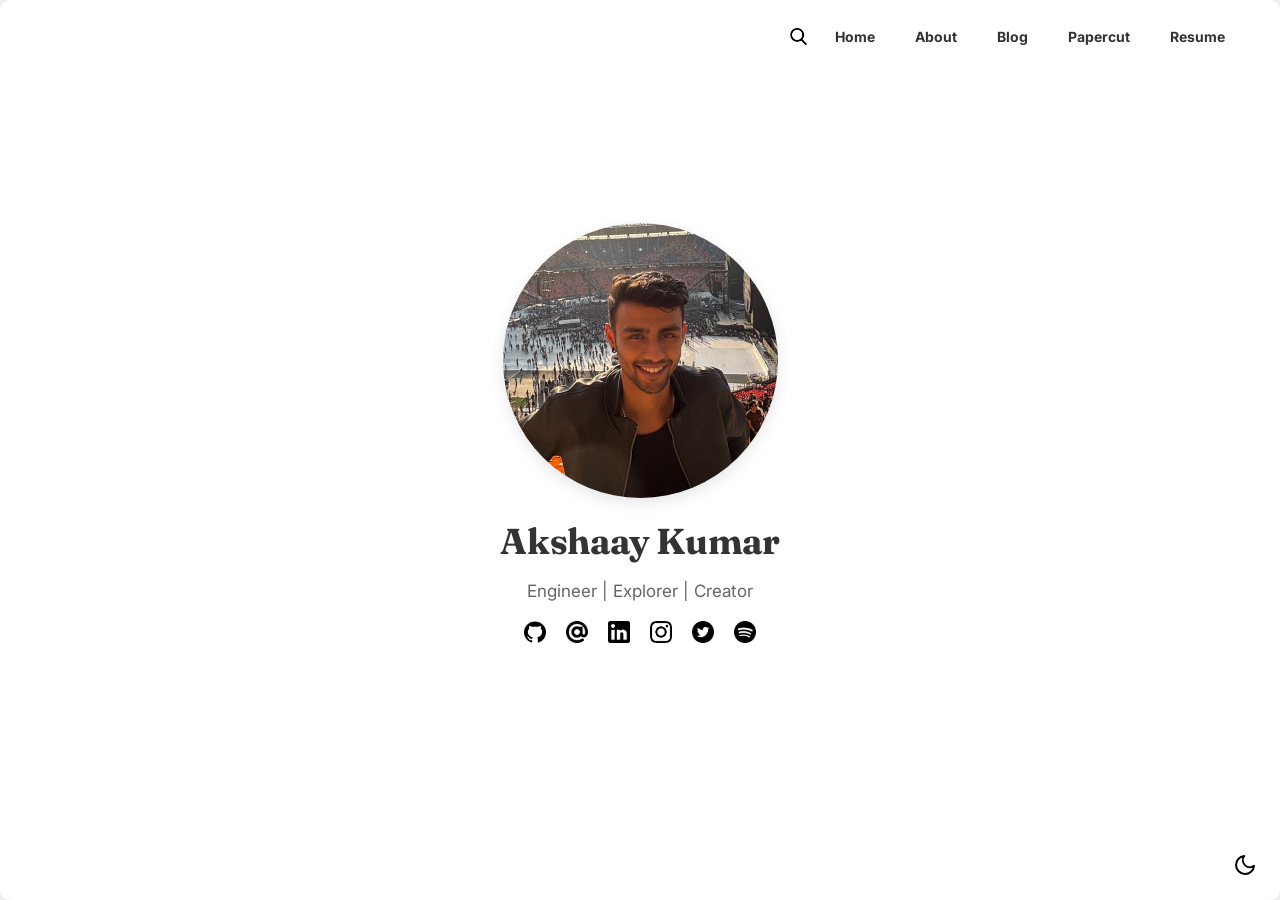
<file: index.html>
<!DOCTYPE html>
<html lang="en">
<head>
    <meta charset="UTF-8">
    <meta name="viewport" content="width=device-width, initial-scale=1.0">
    <title>Akshaay Kumar</title>
    <link rel="icon" href="assets/images/tree_1.png" type="image/png">
    <link rel="stylesheet" href="assets/css/main.css">
</head>
<body>
    <div class="container">
        <div class="top-right-container">
            <div class="search-box">
                <form onsubmit="return false;">
                    <input type="text" id="search-input" placeholder="Search the site..." autocomplete="off">
                    <button type="submit">Search</button>
                </form>
                <div id="search-results" class="search-results"></div>
            </div>
            <img src="assets/images/search.png" class="search-icon" alt="Search">
            <div class="links">
                <a href="index.html">Home</a>
                <a href="about.html">About</a>
                <a href="blog.html">Blog</a>
                <a href="papercut/index.html">Papercut</a>
                <a href="https://drive.google.com/file/d/1-4rlUtGDCQXglAFU8LsgA54Z9PodRsd3/view?usp=sharing" target="_blank">Resume</a>
            </div>
        </div>
        
        <img src="assets/images/profile_stadium.jpg" alt="Akshaay Kumar" class="profile-pic">
        <h1>Akshaay Kumar</h1>
        <p>Engineer | Explorer | Creator</p>
        
        <div class="social-icons">
            <a href="https://github.com/Akshaay1" target="_blank"><img src="assets/images/github.png" alt="GitHub"></a>
            <a href="mailto:akshay1234avi@gmail.com"><img src="assets/images/at.png" alt="Email"></a>
            <a href="https://www.linkedin.com/in/akshaay-kumar/" target="_blank"><img src="assets/images/linkedin-logo.png" alt="LinkedIn"></a>
            <a href="https://www.instagram.com/akshaay__1/" target="_blank"><img src="assets/images/ig.png" alt="Instagram"></a>
            <a href="https://x.com/Akshaay520938" target="_blank"><img src="assets/images/twitter_1.png" alt="Twitter"></a>
            <a href="https://open.spotify.com/playlist/3AGcyWmyR998opRzUDGKtK?si=bf96e6f54e6a4144" target="_blank"><img src="assets/images/spotify.png" alt="Spotify"></a>
        </div>
        
        <button class="mode-toggle" aria-label="Toggle dark/light mode">
            <svg class="moon" xmlns="http://www.w3.org/2000/svg" width="24" height="24" viewBox="0 0 24 24" fill="none" stroke="currentColor" stroke-width="2" stroke-linecap="round" stroke-linejoin="round">
                <path d="M21 12.79A9 9 0 1 1 11.21 3 7 7 0 0 0 21 12.79z"></path>
            </svg>
            <svg class="sun" xmlns="http://www.w3.org/2000/svg" width="24" height="24" viewBox="0 0 24 24" fill="none" stroke="currentColor" stroke-width="2" stroke-linecap="round" stroke-linejoin="round">
                <circle cx="12" cy="12" r="5"></circle>
                <line x1="12" y1="1" x2="12" y2="3"></line>
                <line x1="12" y1="21" x2="12" y2="23"></line>
                <line x1="4.22" y1="4.22" x2="5.64" y2="5.64"></line>
                <line x1="18.36" y1="18.36" x2="19.78" y2="19.78"></line>
                <line x1="1" y1="12" x2="3" y2="12"></line>
                <line x1="21" y1="12" x2="23" y2="12"></line>
                <line x1="4.22" y1="19.78" x2="5.64" y2="18.36"></line>
                <line x1="18.36" y1="5.64" x2="19.78" y2="4.22"></line>
            </svg>
        </button>
    </div>

    <script src="assets/js/main/main.js"></script>
</body>
</html>
</file>
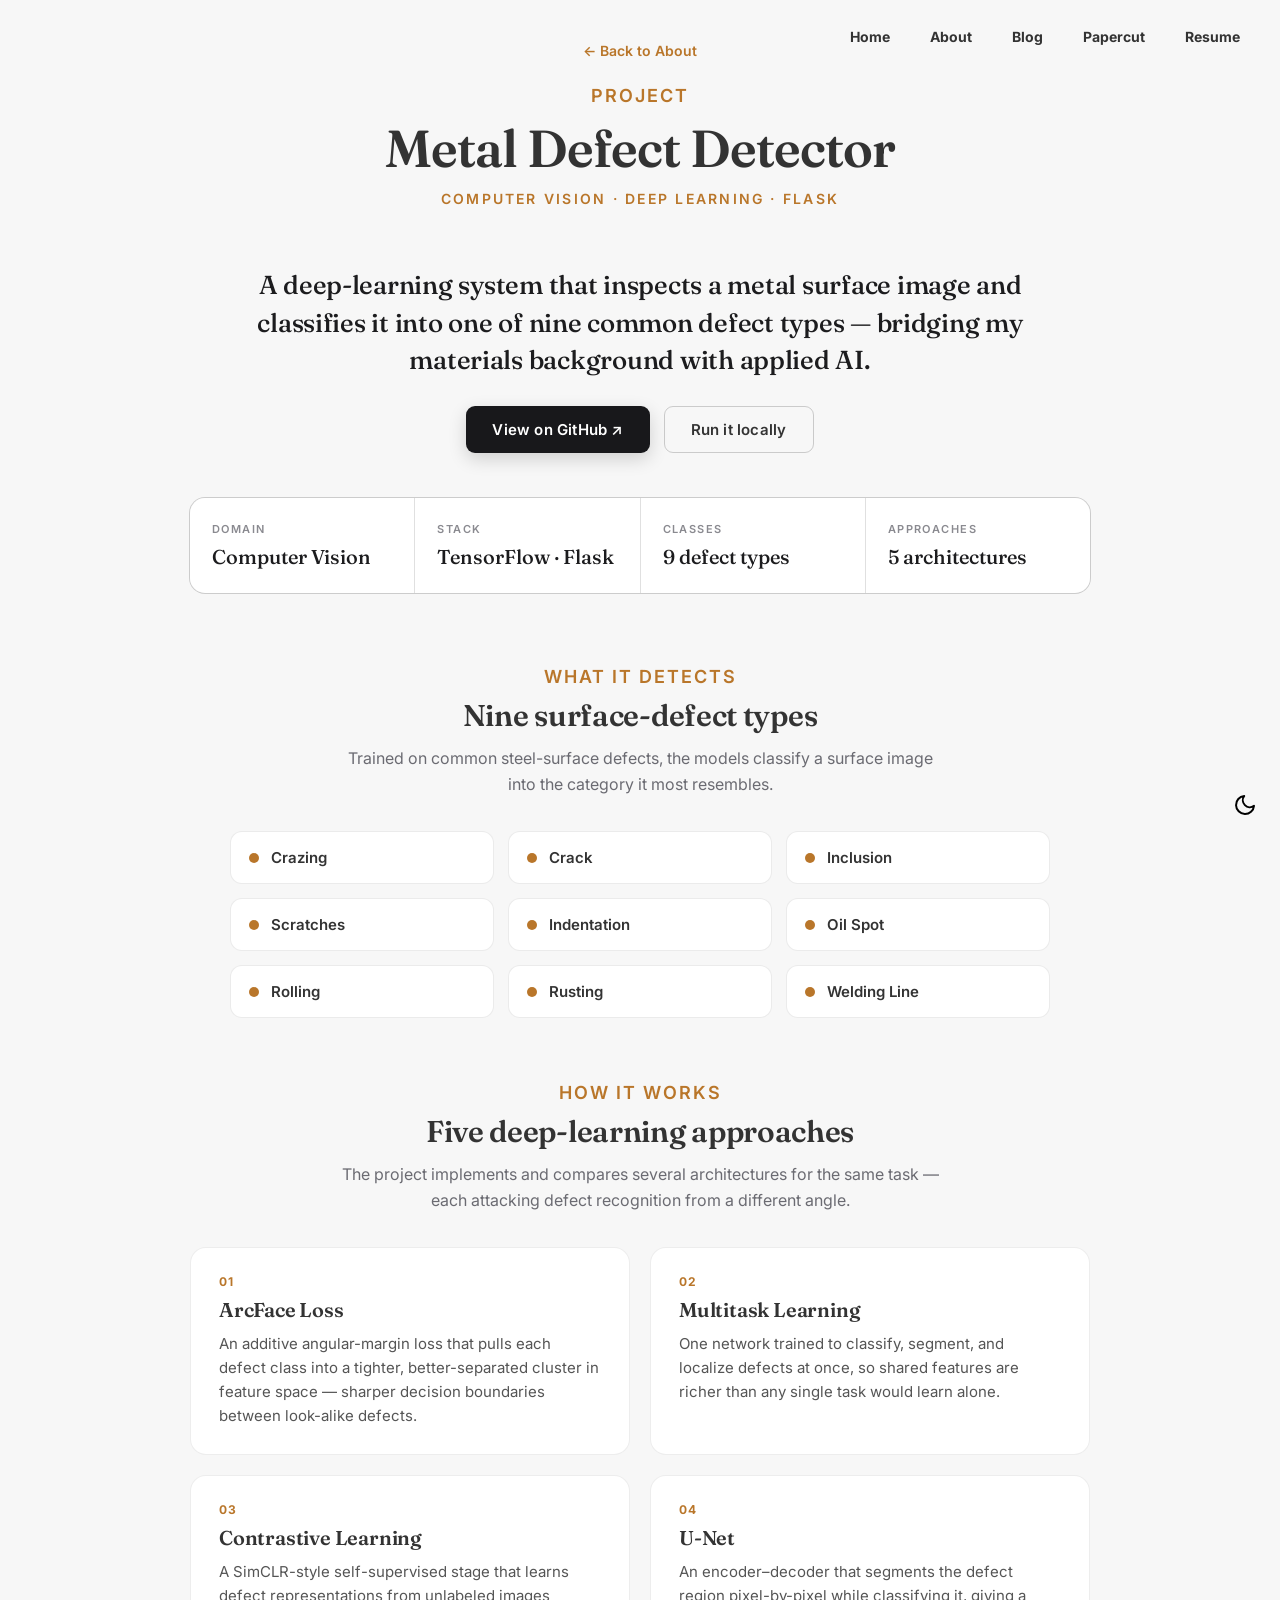
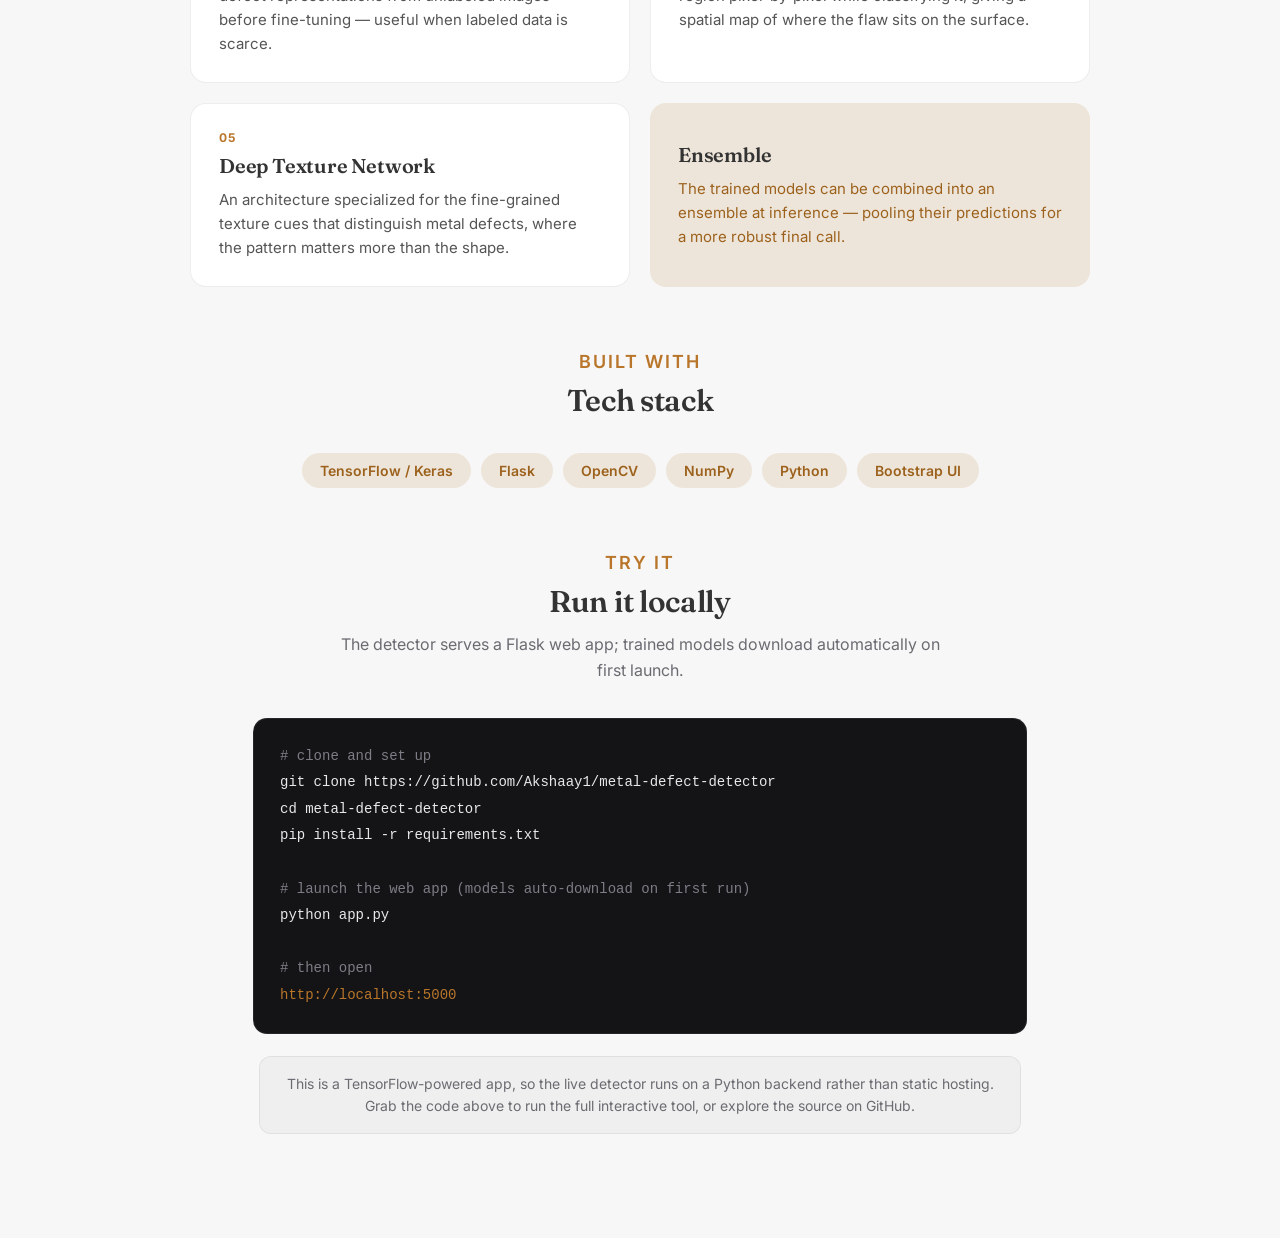
<file: metal-defect-detector/index.html>
<!DOCTYPE html>
<html lang="en">
<head>
    <meta charset="UTF-8">
    <meta name="viewport" content="width=device-width, initial-scale=1.0">
    <title>Metal Defect Detector — Akshaay Kumar</title>
    <link rel="icon" href="../assets/images/tree_1.png" type="image/png">
    <link rel="stylesheet" href="../assets/css/styles.css">
    <style>
        .mdd-lead{font-family:var(--serif);font-size:26px;font-weight:500;line-height:1.45;letter-spacing:-0.01em;color:#1c1c1e;max-width:820px;margin:0 auto 26px;text-align:center}
        .dark-mode .mdd-lead{color:#f2f2f4}
        .cta-row{display:flex;gap:14px;justify-content:center;flex-wrap:wrap;margin-bottom:12px}
        .btn-primary,.btn-ghost{font-family:var(--sans);font-weight:600;font-size:15px;letter-spacing:.2px;padding:13px 26px;border-radius:9px;text-decoration:none;transition:transform .2s,background .2s,border-color .2s;display:inline-flex;align-items:center;gap:9px}
        .btn-primary{background:#18181b;color:#fff;box-shadow:0 6px 18px rgba(0,0,0,0.16)}
        .btn-primary:hover{background:#2c2c31;transform:translateY(-2px)}
        .dark-mode .btn-primary{background:var(--accent);color:#18181b}
        .dark-mode .btn-primary:hover{background:var(--accent-strong)}
        .btn-ghost{background:transparent;color:inherit;border:1.5px solid rgba(0,0,0,0.18)}
        .btn-ghost:hover{border-color:var(--accent);color:var(--accent)}
        .dark-mode .btn-ghost{border-color:rgba(255,255,255,0.22)}

        .sec{margin:0 auto 64px;max-width:1000px}
        .sec > .section-title{text-align:center}
        .sec-head{text-align:center;margin-bottom:34px}
        .sec-head h2{font-size:30px;margin:6px 0 0}
        .sec-sub{font-family:var(--sans);font-size:16px;color:#6b6b72;max-width:60ch;margin:12px auto 0;line-height:1.6}
        .dark-mode .sec-sub{color:#a6a6ad}

        .defects{display:grid;grid-template-columns:repeat(3,1fr);gap:14px;max-width:820px;margin:0 auto}
        .defect{display:flex;align-items:center;gap:12px;background:#fff;border:1px solid rgba(0,0,0,0.08);border-radius:12px;padding:16px 18px;transition:transform .2s,box-shadow .2s}
        .defect:hover{transform:translateY(-3px);box-shadow:0 12px 26px rgba(0,0,0,0.10)}
        .dark-mode .defect{background:#1b1b1e;border-color:rgba(255,255,255,0.08)}
        .defect .dot{width:10px;height:10px;border-radius:50%;background:var(--accent);flex:none}
        .defect .nm{font-family:var(--sans);font-weight:600;font-size:15px}
        @media(max-width:720px){.defects{grid-template-columns:repeat(2,1fr)}}

        .methods{display:grid;grid-template-columns:repeat(2,1fr);gap:20px;max-width:900px;margin:0 auto}
        .method{background:#fff;border:1px solid rgba(0,0,0,0.07);border-radius:16px;padding:26px 28px;transition:transform .2s,box-shadow .2s}
        .method:hover{transform:translateY(-4px);box-shadow:0 14px 30px rgba(0,0,0,0.10)}
        .dark-mode .method{background:#1b1b1e;border-color:rgba(255,255,255,0.08)}
        .method .idx{font-family:var(--sans);font-size:12px;font-weight:700;letter-spacing:.1em;color:var(--accent)}
        .method h3{font-family:var(--serif);font-size:20px;font-weight:600;margin:8px 0 10px;letter-spacing:-0.01em}
        .method p{font-family:var(--sans);font-size:15px;line-height:1.6;color:#555;margin:0}
        .dark-mode .method p{color:#b0b0b8}
        @media(max-width:720px){.methods{grid-template-columns:1fr}}

        .stack{display:flex;flex-wrap:wrap;gap:10px;justify-content:center;max-width:720px;margin:0 auto}
        .tag{font-family:var(--sans);font-size:14px;font-weight:600;padding:9px 18px;border-radius:50px;background:var(--accent-soft);color:var(--accent-strong)}
        .dark-mode .tag{color:var(--accent)}

        .codeblock{max-width:720px;margin:0 auto;background:#141416;border:1px solid rgba(255,255,255,0.08);border-radius:14px;padding:24px 26px;overflow-x:auto}
        .codeblock pre{margin:0;font-family:"SF Mono",ui-monospace,Menlo,Consolas,monospace;font-size:14px;line-height:1.9;color:#e8e8ea;white-space:pre}
        .codeblock .c{color:#7d7d86}
        .codeblock .p{color:var(--accent)}

        .note{max-width:720px;margin:22px auto 0;font-family:var(--sans);font-size:14px;line-height:1.6;color:#6b6b72;text-align:center;padding:16px 20px;background:rgba(0,0,0,0.03);border-radius:12px;border:1px solid rgba(0,0,0,0.06)}
        .dark-mode .note{color:#a6a6ad;background:rgba(255,255,255,0.04);border-color:rgba(255,255,255,0.07)}
        .back-link{display:inline-block;font-family:var(--sans);font-size:14px;font-weight:600;color:var(--accent);text-decoration:none;margin-bottom:8px}
    </style>
</head>
<body>
    <!-- Navigation -->
    <div class="top-nav">
        <div class="nav-links">
            <a href="../index.html">Home</a>
            <a href="../about.html">About</a>
            <a href="../blog.html">Blog</a>
            <a href="../papercut/index.html">Papercut</a>
            <a href="https://drive.google.com/file/d/1-4rlUtGDCQXglAFU8LsgA54Z9PodRsd3/view?usp=sharing" target="_blank">Resume</a>
        </div>
    </div>

    <div class="container">
        <!-- Hero -->
        <div class="header">
            <a href="../about.html" class="back-link">&larr; Back to About</a>
            <p class="section-title">Project</p>
            <h1>Metal Defect Detector</h1>
            <p class="about-role">Computer Vision &middot; Deep Learning &middot; Flask</p>
        </div>

        <p class="mdd-lead">A deep-learning system that inspects a metal surface image and classifies it into one of nine common defect types — bridging my materials background with applied AI.</p>

        <div class="cta-row">
            <a href="https://github.com/Akshaay1/metal-defect-detector" target="_blank" class="btn-primary">View on GitHub &nearr;</a>
            <a href="#run" class="btn-ghost">Run it locally</a>
        </div>

        <!-- Meta facts -->
        <div class="facts" style="margin-top:44px">
            <div class="fact"><div class="k">Domain</div><div class="v">Computer Vision</div></div>
            <div class="fact"><div class="k">Stack</div><div class="v">TensorFlow &middot; Flask</div></div>
            <div class="fact"><div class="k">Classes</div><div class="v">9 defect types</div></div>
            <div class="fact"><div class="k">Approaches</div><div class="v">5 architectures</div></div>
        </div>

        <!-- Defect types -->
        <div class="sec">
            <div class="sec-head">
                <p class="section-title">What it detects</p>
                <h2>Nine surface-defect types</h2>
                <p class="sec-sub">Trained on common steel-surface defects, the models classify a surface image into the category it most resembles.</p>
            </div>
            <div class="defects">
                <div class="defect"><span class="dot"></span><span class="nm">Crazing</span></div>
                <div class="defect"><span class="dot"></span><span class="nm">Crack</span></div>
                <div class="defect"><span class="dot"></span><span class="nm">Inclusion</span></div>
                <div class="defect"><span class="dot"></span><span class="nm">Scratches</span></div>
                <div class="defect"><span class="dot"></span><span class="nm">Indentation</span></div>
                <div class="defect"><span class="dot"></span><span class="nm">Oil Spot</span></div>
                <div class="defect"><span class="dot"></span><span class="nm">Rolling</span></div>
                <div class="defect"><span class="dot"></span><span class="nm">Rusting</span></div>
                <div class="defect"><span class="dot"></span><span class="nm">Welding Line</span></div>
            </div>
        </div>

        <!-- Methods -->
        <div class="sec">
            <div class="sec-head">
                <p class="section-title">How it works</p>
                <h2>Five deep-learning approaches</h2>
                <p class="sec-sub">The project implements and compares several architectures for the same task — each attacking defect recognition from a different angle.</p>
            </div>
            <div class="methods">
                <div class="method">
                    <div class="idx">01</div>
                    <h3>ArcFace Loss</h3>
                    <p>An additive angular-margin loss that pulls each defect class into a tighter, better-separated cluster in feature space — sharper decision boundaries between look-alike defects.</p>
                </div>
                <div class="method">
                    <div class="idx">02</div>
                    <h3>Multitask Learning</h3>
                    <p>One network trained to classify, segment, and localize defects at once, so shared features are richer than any single task would learn alone.</p>
                </div>
                <div class="method">
                    <div class="idx">03</div>
                    <h3>Contrastive Learning</h3>
                    <p>A SimCLR-style self-supervised stage that learns defect representations from unlabeled images before fine-tuning — useful when labeled data is scarce.</p>
                </div>
                <div class="method">
                    <div class="idx">04</div>
                    <h3>U-Net</h3>
                    <p>An encoder–decoder that segments the defect region pixel-by-pixel while classifying it, giving a spatial map of where the flaw sits on the surface.</p>
                </div>
                <div class="method">
                    <div class="idx">05</div>
                    <h3>Deep Texture Network</h3>
                    <p>An architecture specialized for the fine-grained texture cues that distinguish metal defects, where the pattern matters more than the shape.</p>
                </div>
                <div class="method" style="display:flex;flex-direction:column;justify-content:center;background:var(--accent-soft);border:none">
                    <h3 style="margin-top:0">Ensemble</h3>
                    <p style="color:var(--accent-strong)">The trained models can be combined into an ensemble at inference — pooling their predictions for a more robust final call.</p>
                </div>
            </div>
        </div>

        <!-- Stack -->
        <div class="sec">
            <div class="sec-head">
                <p class="section-title">Built with</p>
                <h2>Tech stack</h2>
            </div>
            <div class="stack">
                <span class="tag">TensorFlow / Keras</span>
                <span class="tag">Flask</span>
                <span class="tag">OpenCV</span>
                <span class="tag">NumPy</span>
                <span class="tag">Python</span>
                <span class="tag">Bootstrap UI</span>
            </div>
        </div>

        <!-- Run locally -->
        <div class="sec" id="run">
            <div class="sec-head">
                <p class="section-title">Try it</p>
                <h2>Run it locally</h2>
                <p class="sec-sub">The detector serves a Flask web app; trained models download automatically on first launch.</p>
            </div>
            <div class="codeblock"><pre><span class="c"># clone and set up</span>
git clone https://github.com/Akshaay1/metal-defect-detector
cd metal-defect-detector
pip install -r requirements.txt

<span class="c"># launch the web app (models auto-download on first run)</span>
python app.py

<span class="c"># then open</span>
<span class="p">http://localhost:5000</span></pre></div>
            <p class="note">This is a TensorFlow-powered app, so the live detector runs on a Python backend rather than static hosting. Grab the code above to run the full interactive tool, or explore the source on GitHub.</p>
        </div>
    </div>

    <!-- Dark Mode Toggle -->
    <button class="mode-toggle" aria-label="Toggle dark/light mode">
        <svg class="moon" xmlns="http://www.w3.org/2000/svg" width="24" height="24" viewBox="0 0 24 24" fill="none" stroke="currentColor" stroke-width="2" stroke-linecap="round" stroke-linejoin="round"><path d="M21 12.79A9 9 0 1 1 11.21 3 7 7 0 0 0 21 12.79z"></path></svg>
        <svg class="sun" xmlns="http://www.w3.org/2000/svg" width="24" height="24" viewBox="0 0 24 24" fill="none" stroke="currentColor" stroke-width="2" stroke-linecap="round" stroke-linejoin="round"><circle cx="12" cy="12" r="5"></circle><line x1="12" y1="1" x2="12" y2="3"></line><line x1="12" y1="21" x2="12" y2="23"></line><line x1="4.22" y1="4.22" x2="5.64" y2="5.64"></line><line x1="18.36" y1="18.36" x2="19.78" y2="19.78"></line><line x1="1" y1="12" x2="3" y2="12"></line><line x1="21" y1="12" x2="23" y2="12"></line><line x1="4.22" y1="19.78" x2="5.64" y2="18.36"></line><line x1="18.36" y1="5.64" x2="19.78" y2="4.22"></line></svg>
    </button>

    <script>
    (function(){
        var body=document.body, btn=document.querySelector('.mode-toggle');
        if(localStorage.getItem('darkMode')==='true') body.classList.add('dark-mode');
        if(btn) btn.addEventListener('click',function(){
            body.classList.toggle('dark-mode');
            localStorage.setItem('darkMode', body.classList.contains('dark-mode'));
        });
    })();
    </script>
</body>
</html>
</file>
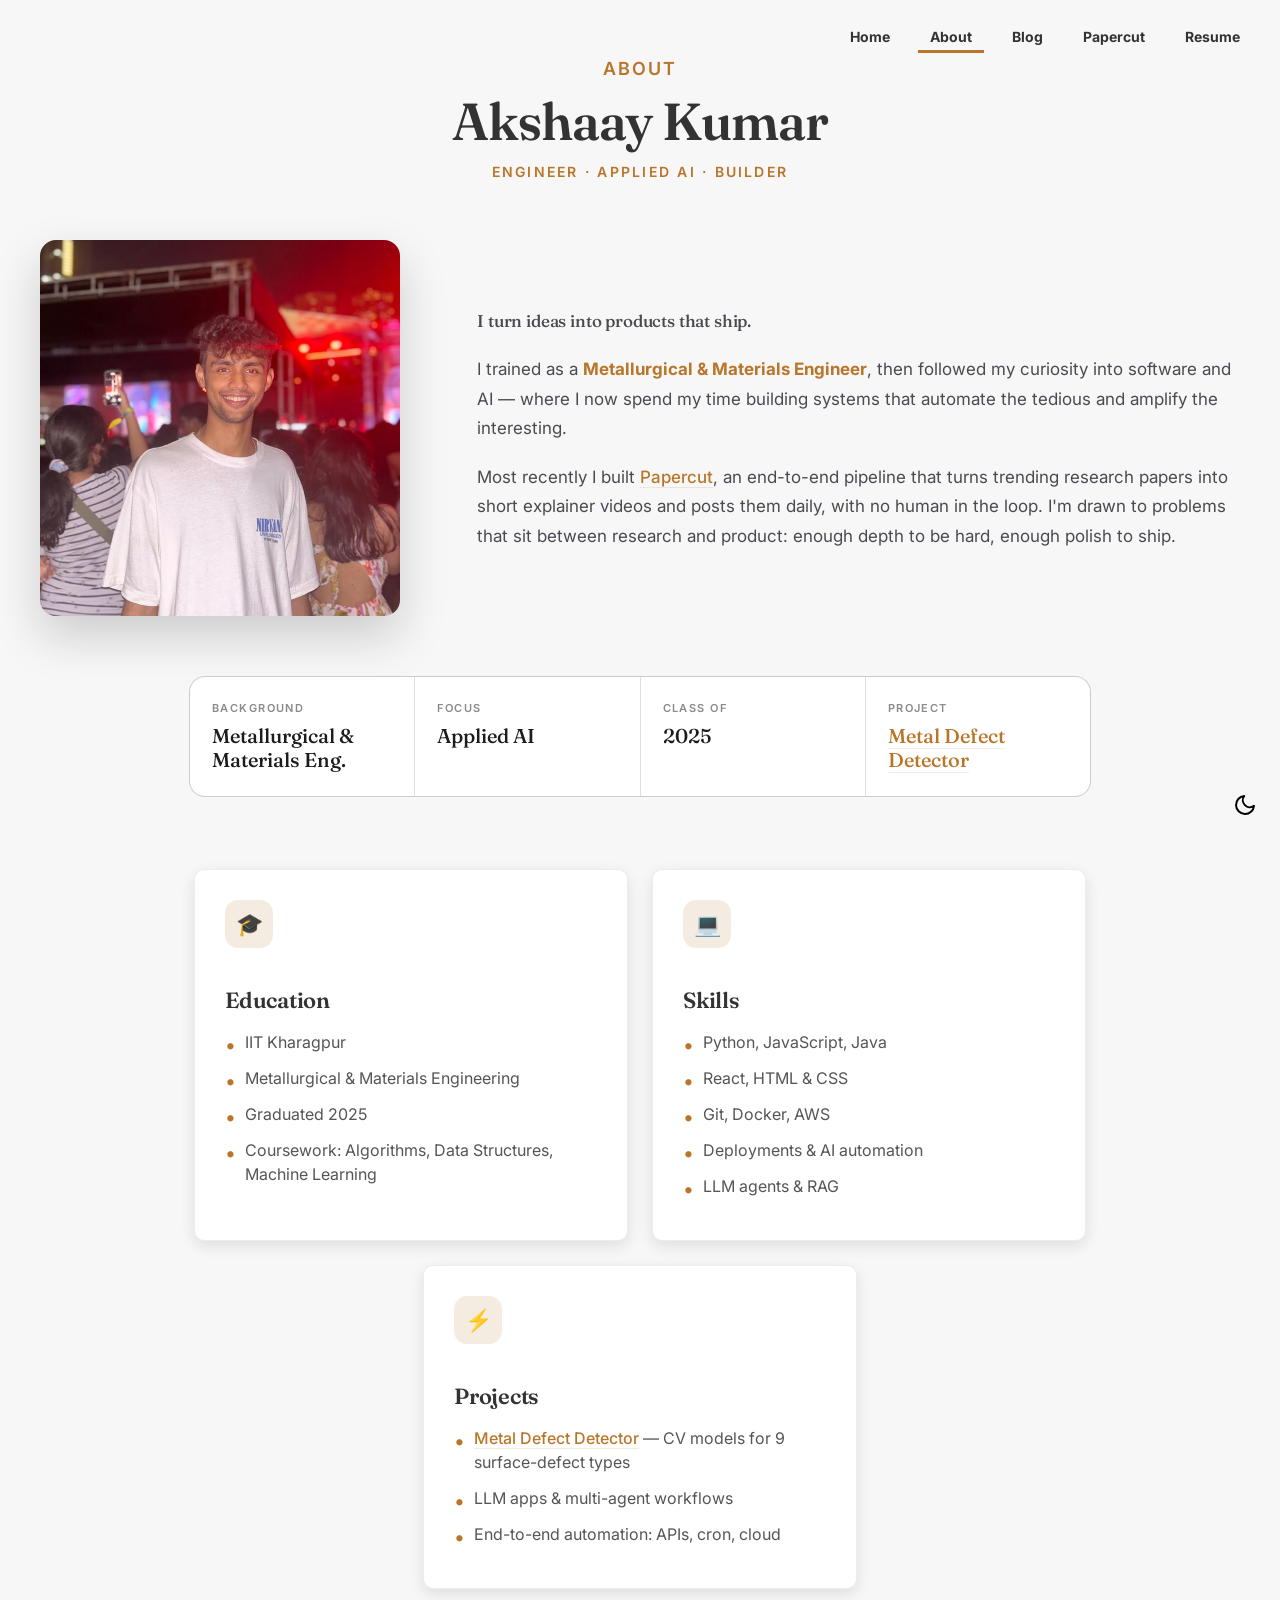
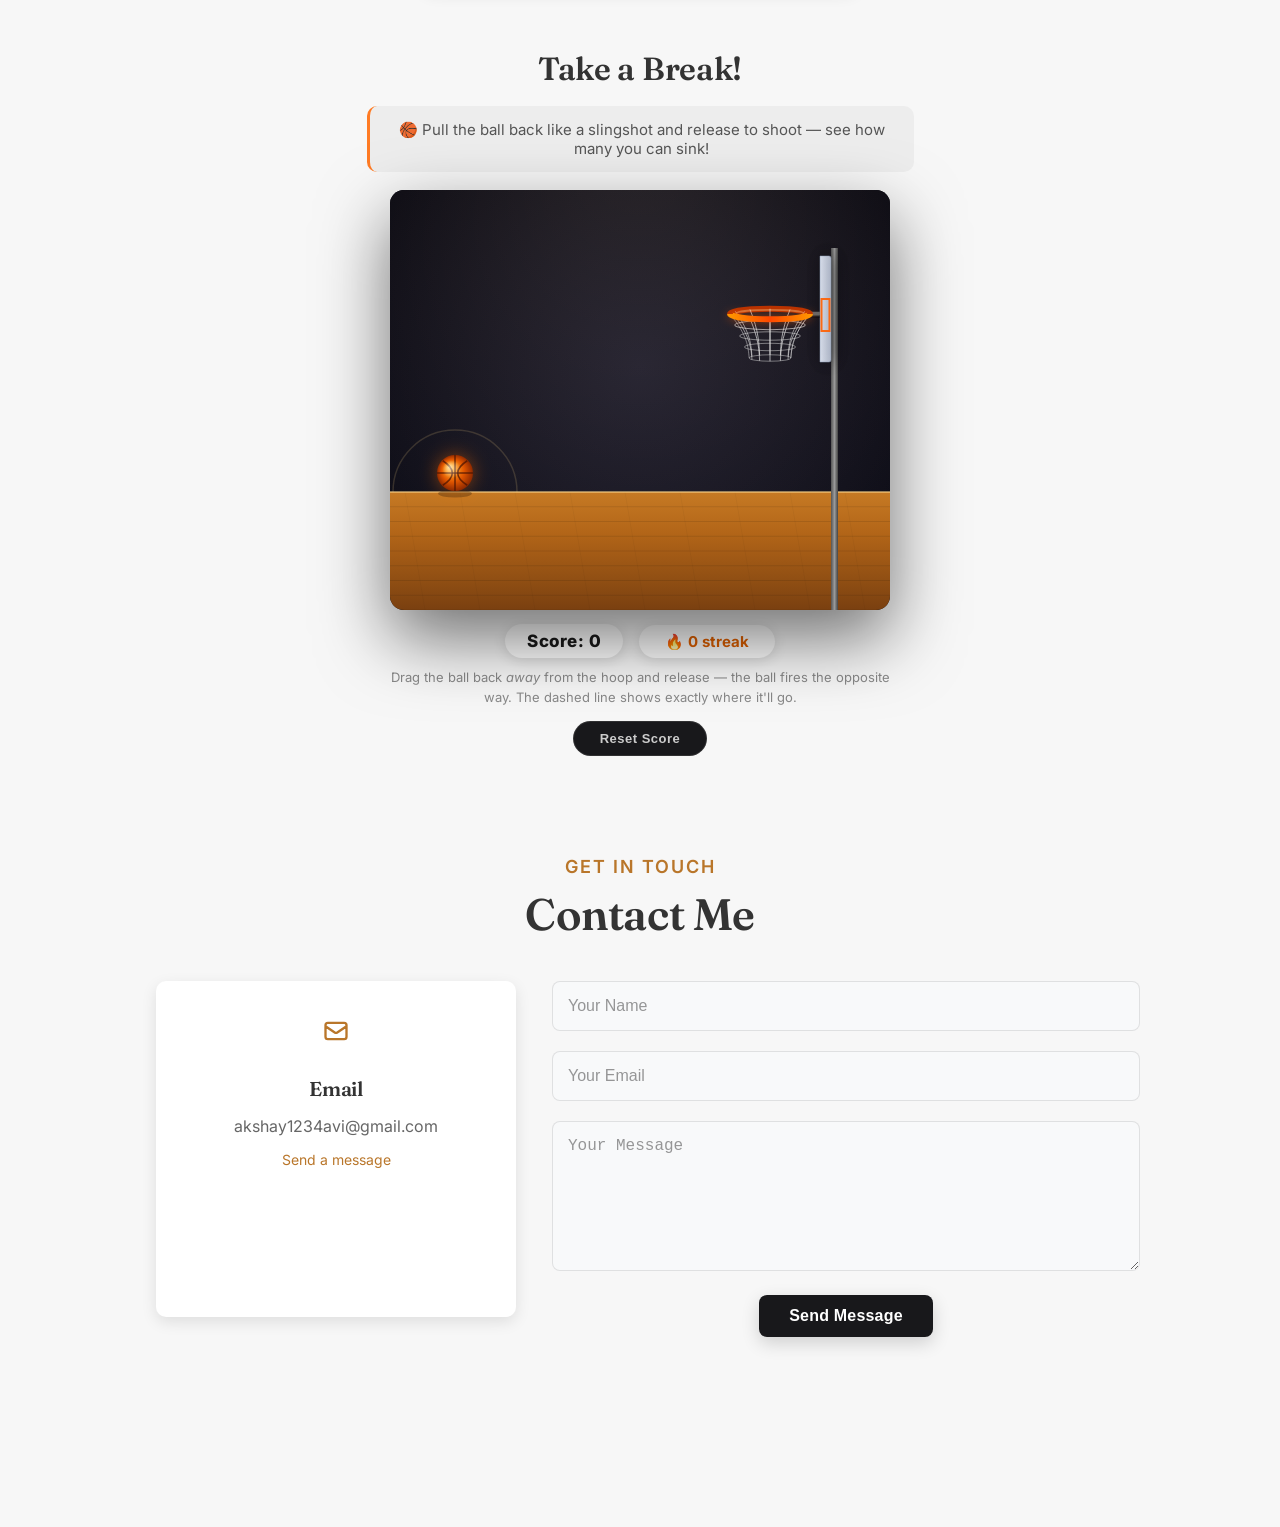
<file: about.html>
<!DOCTYPE html>
<html lang="en">
<head>
    <meta charset="UTF-8">
    <meta name="viewport" content="width=device-width, initial-scale=1.0">
    <title>About - Akshaay Kumar</title>
    <link rel="icon" href="assets/images/tree_1.png" type="image/png">
    <link rel="stylesheet" href="assets/css/styles.css">
</head>
<body>
    <!-- Navigation -->
    <div class="top-nav">
        <div class="nav-links">
            <a href="index.html">Home</a>
            <a href="about.html" class="current">About</a>
            <a href="blog.html">Blog</a>
            <a href="papercut/index.html">Papercut</a>
                <a href="https://drive.google.com/file/d/1-4rlUtGDCQXglAFU8LsgA54Z9PodRsd3/view?usp=sharing" target="_blank">Resume</a>
        </div>
    </div>

    <!-- Main Content -->
    <div class="container">
        <div class="header">
            <p class="section-title">About</p>
            <h1>Akshaay Kumar</h1>
            <p class="about-role">Engineer &middot; Applied AI &middot; Builder</p>
        </div>

        <!-- About Section -->
        <div class="about-container">
            <div class="about-image">
                <img src="assets/images/new_image.jpeg" alt="Akshaay Kumar">
            </div>
            <div class="about-content">
                <p class="about-lead">I turn ideas into products that ship.</p>
                <p>I trained as a <span class="highlight">Metallurgical &amp; Materials Engineer</span>, then followed my curiosity into software and AI — where I now spend my time building systems that automate the tedious and amplify the interesting.</p>
                <p>Most recently I built <a href="papercut/index.html" class="inline-link">Papercut</a>, an end-to-end pipeline that turns trending research papers into short explainer videos and posts them daily, with no human in the loop. I'm drawn to problems that sit between research and product: enough depth to be hard, enough polish to ship.</p>
            </div>
        </div>

        <!-- Quick Facts -->
        <div class="facts">
            <div class="fact"><div class="k">Background</div><div class="v">Metallurgical &amp; Materials Eng.</div></div>
            <div class="fact"><div class="k">Focus</div><div class="v">Applied AI</div></div>
            <div class="fact"><div class="k">Class of</div><div class="v">2025</div></div>
            <div class="fact"><div class="k">Project</div><div class="v"><a href="metal-defect-detector/index.html" class="inline-link">Metal Defect Detector</a></div></div>
        </div>

        <!-- Cards Section -->
        <div class="cards-section">
            <!-- Education Card -->
            <div class="card">
                <div class="card-icon">🎓</div>
                <h2>Education</h2>
                <ul class="card-list">
                    <li>IIT Kharagpur</li>
                    <li>Metallurgical &amp; Materials Engineering</li>
                    <li>Graduated 2025</li>
                    <li>Coursework: Algorithms, Data Structures, Machine Learning</li>
                </ul>
            </div>

            <!-- Skills Card -->
            <div class="card">
                <div class="card-icon">💻</div>
                <h2>Skills</h2>
                <ul class="card-list">
                    <li>Python, JavaScript, Java</li>
                    <li>React, HTML &amp; CSS</li>
                    <li>Git, Docker, AWS</li>
                    <li>Deployments &amp; AI automation</li>
                    <li>LLM agents &amp; RAG</li>
                </ul>
            </div>

            <!-- Projects Card -->
            <div class="card">
                <div class="card-icon">⚡</div>
                <h2>Projects</h2>
                <ul class="card-list">
                    <li><a href="metal-defect-detector/index.html" class="inline-link">Metal Defect Detector</a> — CV models for 9 surface-defect types</li>
                    <li>LLM apps &amp; multi-agent workflows</li>
                    <li>End-to-end automation: APIs, cron, cloud</li>
                </ul>
            </div>
        </div>

        <!-- Basketball Game Section -->
        <div class="game-section">
            <h2>Take a Break!</h2>
            <div class="fun-message">
                <p>🏀 Pull the ball back like a slingshot and release to shoot — see how many you can sink!</p>
            </div>
            <div class="game-container">
                <canvas id="gameCanvas"></canvas>
            </div>
            <div class="game-hud">
                <div id="score">Score: 0</div>
                <div id="streak-display">🔥 0 streak</div>
            </div>
            <div class="game-instructions">Drag the ball back <em>away</em> from the hoop and release — the ball fires the opposite way. The dashed line shows exactly where it'll go.</div>
            <div class="game-controls">
                <button class="game-button reset-button">Reset Score</button>
            </div>
        </div>

        <!-- Contact Section -->
        <div class="contact-section">
            <p class="section-title">GET IN TOUCH</p>
            <h1>Contact Me</h1>
            <div class="contact-container">
                <div class="contact-info">
                    <div class="contact-card">
                        <div class="contact-icon">
                            <svg xmlns="http://www.w3.org/2000/svg" fill="none" viewBox="0 0 24 24" stroke="currentColor">
                                <path stroke-linecap="round" stroke-linejoin="round" stroke-width="2" d="M3 8l7.89 5.26a2 2 0 002.22 0L21 8M5 19h14a2 2 0 002-2V7a2 2 0 00-2-2H5a2 2 0 00-2 2v10a2 2 0 002 2z" />
                            </svg>
                        </div>
                        <h3>Email</h3>
                        <p>akshay1234avi@gmail.com</p>
                        <a href="mailto:akshay1234avi@gmail.com" class="contact-link">Send a message</a>
                    </div>
                </div>
                <div class="contact-form">
                    <form action="https://formspree.io/f/xblygbod" method="POST" id="contact-form">
                        <div class="form-group">
                            <input type="text" name="name" class="form-control" placeholder="Your Name" required>
                        </div>
                        <div class="form-group">
                            <input type="email" name="email" class="form-control" placeholder="Your Email" required>
                        </div>
                        <div class="form-group">
                            <textarea name="message" class="form-control" placeholder="Your Message" required></textarea>
                        </div>
                        <button type="submit" class="submit-btn">Send Message</button>
                    </form>
                    <div id="form-status" style="display: none; margin-top: 10px; padding: 10px; border-radius: 5px;"></div>
                </div>
            </div>
        </div>
    </div>

    <!-- Dark Mode Toggle -->
    <button class="mode-toggle" aria-label="Toggle dark/light mode">
        <svg class="moon" xmlns="http://www.w3.org/2000/svg" width="24" height="24" viewBox="0 0 24 24" fill="none" stroke="currentColor" stroke-width="2" stroke-linecap="round" stroke-linejoin="round">
            <path d="M21 12.79A9 9 0 1 1 11.21 3 7 7 0 0 0 21 12.79z"></path>
        </svg>
        <svg class="sun" xmlns="http://www.w3.org/2000/svg" width="24" height="24" viewBox="0 0 24 24" fill="none" stroke="currentColor" stroke-width="2" stroke-linecap="round" stroke-linejoin="round">
            <circle cx="12" cy="12" r="5"></circle>
            <line x1="12" y1="1" x2="12" y2="3"></line>
            <line x1="12" y1="21" x2="12" y2="23"></line>
            <line x1="4.22" y1="4.22" x2="5.64" y2="5.64"></line>
            <line x1="18.36" y1="18.36" x2="19.78" y2="19.78"></line>
            <line x1="1" y1="12" x2="3" y2="12"></line>
            <line x1="21" y1="12" x2="23" y2="12"></line>
            <line x1="4.22" y1="19.78" x2="5.64" y2="18.36"></line>
            <line x1="18.36" y1="5.64" x2="19.78" y2="4.22"></line>
        </svg>
    </button>

    <script src="assets/js/script.js"></script>
</body>
</html>
</file>
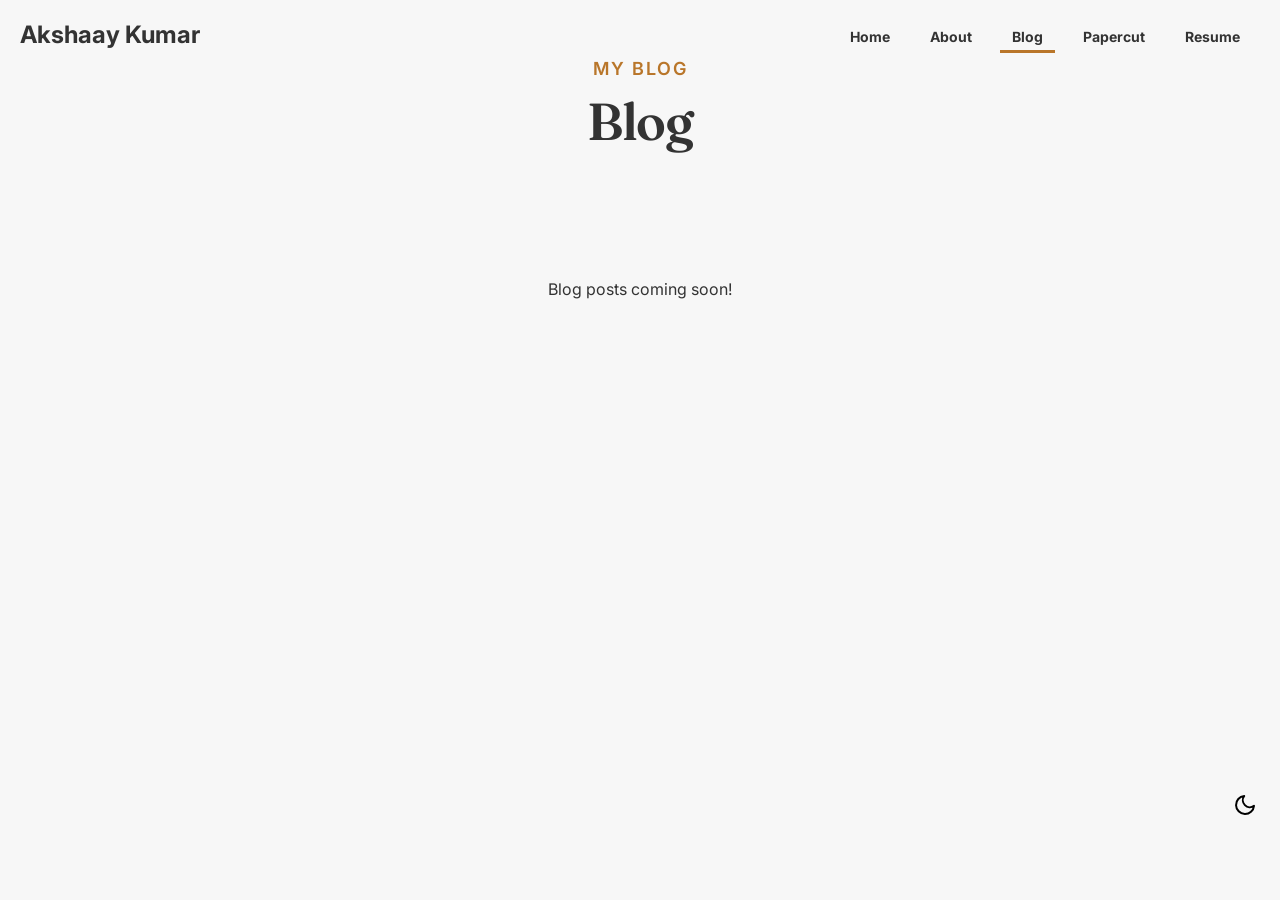
<file: blog.html>
<!DOCTYPE html>
<html lang="en">
<head>
    <meta charset="UTF-8">
    <meta name="viewport" content="width=device-width, initial-scale=1.0">
    <title>Blog - Akshaay Kumar</title>
    <link rel="icon" href="assets/images/tree_1.png" type="image/png">
    <link rel="stylesheet" href="assets/css/styles.css">
</head>
<body>
    <!-- Navigation -->
    <a href="index.html" class="logo">Akshaay Kumar</a>
    <div class="top-nav">
        <div class="nav-links">
            <a href="index.html">Home</a>
            <a href="about.html">About</a>
            <a href="blog.html" class="current">Blog</a>
            <a href="papercut/index.html">Papercut</a>
                <a href="https://drive.google.com/file/d/1-4rlUtGDCQXglAFU8LsgA54Z9PodRsd3/view?usp=sharing" target="_blank">Resume</a>
        </div>
    </div>

    <!-- Main Content -->
    <div class="container">
        <div class="header">
            <p class="section-title">MY BLOG</p>
            <h1>Blog</h1>
        </div>

        <div style="text-align: center; padding: 50px 0;">
            <p>Blog posts coming soon!</p>
        </div>
    </div>

    <!-- Dark Mode Toggle -->
    <button class="mode-toggle" aria-label="Toggle dark/light mode">
        <svg class="moon" xmlns="http://www.w3.org/2000/svg" width="24" height="24" viewBox="0 0 24 24" fill="none" stroke="currentColor" stroke-width="2" stroke-linecap="round" stroke-linejoin="round">
            <path d="M21 12.79A9 9 0 1 1 11.21 3 7 7 0 0 0 21 12.79z"></path>
        </svg>
        <svg class="sun" xmlns="http://www.w3.org/2000/svg" width="24" height="24" viewBox="0 0 24 24" fill="none" stroke="currentColor" stroke-width="2" stroke-linecap="round" stroke-linejoin="round">
            <circle cx="12" cy="12" r="5"></circle>
            <line x1="12" y1="1" x2="12" y2="3"></line>
            <line x1="12" y1="21" x2="12" y2="23"></line>
            <line x1="4.22" y1="4.22" x2="5.64" y2="5.64"></line>
            <line x1="18.36" y1="18.36" x2="19.78" y2="19.78"></line>
            <line x1="1" y1="12" x2="3" y2="12"></line>
            <line x1="21" y1="12" x2="23" y2="12"></line>
            <line x1="4.22" y1="19.78" x2="5.64" y2="18.36"></line>
            <line x1="18.36" y1="5.64" x2="19.78" y2="4.22"></line>
        </svg>
    </button>

    <script src="assets/js/script.js"></script>
</body>
</html>
</file>
<file: assets/css/main.css>
@import url('https://fonts.googleapis.com/css2?family=Fraunces:opsz,wght@9..144,400;9..144,500;9..144,600&family=Inter:wght@400;500;600;700&display=swap');
:root{
  --sans:"Inter",-apple-system,BlinkMacSystemFont,"Segoe UI",Roboto,Arial,sans-serif;
  --serif:"Fraunces",Georgia,"Times New Roman",serif;
  --accent:#b9762a;
  --accent-strong:#9c621d;
  --accent-soft:rgba(185,118,42,0.14);
}
.dark-mode{--accent:#e0a94e;--accent-strong:#eab866;--accent-soft:rgba(224,169,78,0.16);}
h1,h2,h3,.card h2,.game-section h2{font-family:var(--serif);font-weight:600;letter-spacing:-0.01em;}
body{-webkit-font-smoothing:antialiased;text-rendering:optimizeLegibility;}

body {
    font-family: var(--sans);
    background-color: #f7f7f7;
    color: #333;
    margin: 0;
    padding: 0;
    display: flex;
    align-items: center;
    justify-content: center;
    height: 100vh;
    width: 100vw;
    overflow: hidden;
    transition: background-color 0.3s, color 0.3s;
}

.container {
    text-align: center;
    background-color: white;
    padding: 40px;
    border-radius: 10px;
    box-shadow: 0 0 15px rgba(0, 0, 0, 0.1);
    width: 100%;
    height: 100%;
    display: flex;
    flex-direction: column;
    align-items: center;
    justify-content: center;
    box-sizing: border-box;
    position: relative;
    transition: background-color 0.3s, color 0.3s;
}

.profile-pic {
    width: 275px;
    height: 275px;
    border-radius: 50%;
    object-fit: cover;
    margin-bottom: 20px;
    transition: transform 0.3s, box-shadow 0.3s;
    box-shadow: 0 5px 15px rgba(0, 0, 0, 0.1);
    cursor: pointer;
}

.profile-pic:hover {
    transform: translateY(-10px);
    box-shadow: 0 10px 25px rgba(0,0,0,0.14);
}

h1 {
    font-size: 36px;
    color: #333;
    margin: 1px 0;
    font-weight: bold;
}

p {
    font-size: 17px;
    color: #666;
    margin-bottom: 20px;
}

.social-icons {
    margin-bottom: 30px;
}

.social-icons img {
    width: 22px;
    height: 22px;
    margin: 0 8px;
    cursor: pointer;
    transition: filter 0.3s;
}

.social-icons img:active {
    filter: hue-rotate(180deg) saturate(300%) brightness(0.7);
}

.top-right-container {
    position: absolute;
    top: 20px;
    right: 20px;
    display: flex;
    align-items: center;
}

.search-box {
    position: relative;
    display: none;
    align-items: center;
    transition: width 0.3s ease;
}

/* Site-wide search results dropdown */
.search-results {
    position: absolute;
    top: 46px;
    left: 0;
    right: 0;
    background: #fff;
    border: 1px solid #e4e4e2;
    border-radius: 10px;
    box-shadow: 0 14px 34px rgba(0,0,0,0.14);
    overflow: hidden auto;
    max-height: 340px;
    z-index: 60;
    display: none;
    text-align: left;
}
.search-results.show { display: block; }
.sr-item {
    display: block;
    padding: 11px 15px;
    border-bottom: 1px solid #f1f1ef;
    text-decoration: none;
    cursor: pointer;
}
.sr-item:last-child { border-bottom: none; }
.sr-item:hover, .sr-item:focus { background: #faf6f0; }
.sr-label {
    font-family: var(--sans);
    font-weight: 700;
    font-size: 12px;
    letter-spacing: .06em;
    text-transform: uppercase;
    color: var(--accent);
}
.sr-snip {
    font-family: var(--sans);
    font-size: 13px;
    line-height: 1.45;
    color: #555;
    margin-top: 4px;
}
.sr-snip mark { background: rgba(185,118,42,0.22); color: inherit; padding: 0 1px; border-radius: 2px; }
.sr-empty {
    padding: 13px 15px;
    font-family: var(--sans);
    font-size: 13px;
    color: #8a8a90;
}
.dark-mode .search-results { background: #1c1c1e; border-color: #2e2e33; box-shadow: 0 14px 34px rgba(0,0,0,0.5); }
.dark-mode .sr-item { border-color: rgba(255,255,255,0.06); }
.dark-mode .sr-item:hover, .dark-mode .sr-item:focus { background: rgba(255,255,255,0.05); }
.dark-mode .sr-snip { color: #b0b0b8; }
.dark-mode .sr-snip mark { background: rgba(224,169,78,0.28); }

.search-box input[type="text"] {
    font-size: 14px;
    padding: 8px 12px;
    border: 1px solid #ccc;
    border-radius: 5px;
    width: 200px;
    box-shadow: 0 0 5px rgba(0, 0, 0, 0.2);
    transition: transform 0.3s ease;
}

.search-box button {
    padding: 8px 10px;
    font-size: 14px;
    cursor: pointer;
    border: 1px solid #ccc;
    border-radius: 5px;
    margin-left: 5px;
    background-color: #f7f7f7;
}

.search-icon {
    cursor: pointer;
    margin-right: 8px;
    width: 17px;
    height: 17px;
    transition: transform 0.3s ease, filter 0.3s ease;
}

.search-icon:hover {
    transform: scale(1.2);
    filter: brightness(0.8);
}

.links {
    display: flex;
    align-items: center;
    margin-right: 15px;
}

.links a {
    font-size: 14px;
    color: #333;
    text-decoration: none;
    margin: 0 8px;
    padding: 8px 12px;
    border-radius: 5px;
    position: relative;
    transition: color 0.3s;
    font-weight: bold;
}

.links a::after {
    content: '';
    position: absolute;
    width: 0;
    height: 3px;
    display: block;
    margin-top: 5px;
    right: 0;
    background: var(--accent);
    transition: width 0.3s ease;
}

.links a:hover::after {
    width: 100%;
    left: 0;
}

.mode-toggle {
    width: 30px;
    height: 30px;
    cursor: pointer;
    background-color: transparent;
    border: none;
    padding: 0;
    display: flex;
    align-items: center;
    justify-content: center;
    position: fixed;
    bottom: 20px;
    right: 20px;
    transition: transform 0.3s ease;
    z-index: 200;
}

.mode-toggle:hover {
    transform: scale(1.1);
}

.mode-toggle svg {
    width: 24px;
    height: 24px;
}

.dark-mode .mode-toggle .sun {
    display: block;
}

.dark-mode .mode-toggle .moon {
    display: none;
}

.mode-toggle .sun {
    display: none;
}

.mode-toggle .moon {
    display: block;
}

.dark-mode {
    background-color: #18181b;
    color: #f7f7f7;
}

.dark-mode .container {
    background-color: rgba(255,255,255,0.05);
    color: #f7f7f7;
}

.dark-mode h1 {
    color: white;
}

.dark-mode .links a {
    color: #f7f7f7;
}

.dark-mode .social-icons img {
    filter: invert(100%);
}

.highlight {
    background-color: yellow;
} 
/* ABOUT-HIDDEN: the About tab stays visible but clicking it does nothing.
   about.html itself is untouched. To bring it back, delete this block here,
   the same block in the other stylesheet (main.css / styles.css), and
   uncomment the About line in SEARCH_PAGES in assets/js/main/main.js. */
a[href$="about.html"]{pointer-events:none;cursor:default}
</file>
<file: assets/css/styles.css>
@import url('https://fonts.googleapis.com/css2?family=Fraunces:opsz,wght@9..144,400;9..144,500;9..144,600&family=Inter:wght@400;500;600;700&display=swap');
:root{
  --sans:"Inter",-apple-system,BlinkMacSystemFont,"Segoe UI",Roboto,Arial,sans-serif;
  --serif:"Fraunces",Georgia,"Times New Roman",serif;
  --accent:#b9762a;
  --accent-strong:#9c621d;
  --accent-soft:rgba(185,118,42,0.14);
}
.dark-mode{--accent:#e0a94e;--accent-strong:#eab866;--accent-soft:rgba(224,169,78,0.16);}
h1,h2,h3,.card h2,.game-section h2{font-family:var(--serif);font-weight:600;letter-spacing:-0.01em;}
body{-webkit-font-smoothing:antialiased;text-rendering:optimizeLegibility;}

body {
    font-family: var(--sans);
    background-color: #f7f7f7;
    color: #333;
    margin: 0;
    padding: 0;
    min-height: 100vh;
    overflow-x: hidden;
    position: relative;
    transition: background-color 0.3s, color 0.3s;
}

/* Space background decoration */
body::before {
    content: '';
    position: absolute;
    top: 0;
    left: 0;
    right: 0;
    bottom: 0;
    background: none;
    z-index: -1;
    pointer-events: none;
}

/* Navigation - Updated to match main page */
.top-nav {
    position: absolute;
    top: 20px;
    right: 20px;
    display: flex;
    align-items: center;
    z-index: 10;
}

.logo {
    font-size: 24px;
    font-weight: bold;
    color: #333;
    text-decoration: none;
    position: absolute;
    top: 20px;
    left: 20px;
    transition: color 0.3s;
}

.nav-links {
    display: flex;
    align-items: center;
}

.nav-links a {
    font-size: 14px;
    color: #333;
    text-decoration: none;
    margin: 0 8px;
    padding: 8px 12px;
    border-radius: 5px;
    position: relative;
    transition: color 0.3s;
    font-weight: bold;
}

.nav-links a::after {
    content: '';
    position: absolute;
    width: 0;
    height: 3px;
    display: block;
    margin-top: 5px;
    right: 0;
    background: var(--accent);
    transition: width 0.3s ease;
}

.nav-links a:hover::after {
    width: 100%;
    left: 0;
}

/* Style for current page indicator */
.nav-links a.current::after {
    width: 100%;
    left: 0;
}

/* Main Content */
.container {
    max-width: 1200px;
    margin: 0 auto;
    padding: 40px 20px;
}

.header {
    text-align: center;
    margin-bottom: 60px;
}

.section-title {
    color: var(--accent);
    margin-bottom: 10px;
    font-size: 18px;
    text-transform: uppercase;
    letter-spacing: 2px;
}

h1 {
    font-size: 38px;
    margin: 10px 0;
    color: #333;
    transition: color 0.3s;
}

/* About Me Section */
.about-container {
    display: flex;
    flex-wrap: wrap;
    gap: 40px;
    align-items: center;
    margin-bottom: 80px;
}

.about-image {
    flex: 1;
    min-width: 300px;
    position: relative;
}

.about-image img {
    width: 100%;
    max-width: 400px;
    border-radius: 10px;
    box-shadow: 0 5px 25px rgba(0,0,0,0.12);
}

.about-content {
    flex: 2;
    min-width: 300px;
}

.about-content p {
    font-size: 18px;
    line-height: 1.6;
    margin-bottom: 20px;
    color: #555;
    transition: color 0.3s;
}

.highlight {
    color: var(--accent);
    font-weight: bold;
}

/* Cards Layout */
.cards-section {
    display: flex;
    flex-wrap: wrap;
    justify-content: center;
    gap: 30px;
    margin-bottom: 60px;
}

.card {
    background-color: white;
    border-radius: 10px;
    padding: 30px;
    width: 45%;
    min-width: 300px;
    box-shadow: 0 5px 15px rgba(0, 0, 0, 0.1);
    position: relative;
    overflow: hidden;
    transition: transform 0.3s, box-shadow 0.3s, background-color 0.3s;
}

.card:hover {
    transform: translateY(-10px);
    box-shadow: 0 10px 25px rgba(0,0,0,0.14);
}

.card-icon {
    margin-bottom: 20px;
    font-size: 28px;
    color: var(--accent);
}

.card h2 {
    color: #333;
    margin-bottom: 20px;
    font-size: 28px;
    transition: color 0.3s;
}

.card-list {
    margin: 0;
    padding: 0;
    list-style-type: none;
}

.card-list li {
    margin-bottom: 12px;
    padding-left: 20px;
    position: relative;
    font-size: 16px;
    line-height: 1.5;
    color: #555;
    transition: color 0.3s;
}

.card-list li::before {
    content: '•';
    color: var(--accent);
    position: absolute;
    left: 0;
    font-size: 20px;
}

/* Action Button */
.action-btn {
    display: inline-block;
    padding: 12px 24px;
    background-color: var(--accent);
    color: white;
    border: none;
    border-radius: 50px;
    cursor: pointer;
    font-size: 16px;
    font-weight: bold;
    text-decoration: none;
    text-align: center;
    margin-top: 30px;
    transition: background-color 0.3s, transform 0.3s;
    box-shadow: 0 5px 15px rgba(0,0,0,0.14);
}

.action-btn:hover {
    background-color: var(--accent-strong);
    transform: translateY(-3px);
}

.center-btn {
    display: flex;
    justify-content: center;
    margin-top: 20px;
}

/* Footer Nav */
.bottom-nav {
    display: flex;
    justify-content: center;
    gap: 15px;
    padding: 20px;
    background-color: rgba(18,18,20,0.85);
    position: fixed;
    bottom: 0;
    left: 0;
    right: 0;
    z-index: 100;
}

.nav-item {
    width: 40px;
    height: 40px;
    display: flex;
    align-items: center;
    justify-content: center;
    border-radius: 50%;
    background-color: #27272b;
    cursor: pointer;
    transition: background-color 0.3s;
}

.nav-item:hover, .nav-item.active {
    background-color: var(--accent);
}

/* Responsive Design */
@media (max-width: 768px) {
    .about-container {
        flex-direction: column;
        text-align: center;
    }
    
    .card {
        width: 100%;
    }
    
    .nav-links {
        display: none;
    }
}

/* Animation */
@keyframes float {
    0% { transform: translateY(0px); }
    50% { transform: translateY(-10px); }
    100% { transform: translateY(0px); }
}

.float-animation {
    animation: float 4s ease-in-out infinite;
}

/* Contact Section Styles */
.contact-section {
    margin: 100px auto 150px;
    text-align: center;
}

.contact-container {
    display: flex;
    flex-wrap: wrap;
    justify-content: space-between;
    max-width: 1000px;
    margin: 40px auto;
    gap: 20px;
}

.contact-info {
    flex: 1;
    min-width: 250px;
    display: flex;
    justify-content: center;
}

.contact-card {
    background-color: white;
    border-radius: 10px;
    padding: 30px;
    margin-bottom: 20px;
    display: flex;
    flex-direction: column;
    align-items: center;
    box-shadow: 0 5px 15px rgba(0, 0, 0, 0.1);
    width: 100%;
    max-width: 300px;
    transition: background-color 0.3s;
}

.contact-icon {
    width: 40px;
    height: 40px;
    display: flex;
    align-items: center;
    justify-content: center;
    margin-bottom: 15px;
}

.contact-icon svg {
    width: 28px;
    height: 28px;
    stroke: var(--accent);
}

.contact-card h3 {
    margin: 10px 0;
    font-size: 20px;
    color: #333;
    transition: color 0.3s;
}

.contact-card p {
    margin: 5px 0;
    color: #666;
    transition: color 0.3s;
}

.contact-link {
    color: var(--accent);
    text-decoration: none;
    margin-top: 10px;
    display: inline-block;
    font-size: 14px;
    transition: color 0.3s;
}

.contact-link:hover {
    color: var(--accent-strong);
}

.contact-form {
    flex: 1.5;
    min-width: 300px;
}

.form-group {
    margin-bottom: 20px;
}

.form-control {
    width: 100%;
    padding: 15px;
    border-radius: 8px;
    border: 1px solid rgba(0, 0, 0, 0.1);
    background-color: #f8f9fa;
    color: #333;
    font-size: 16px;
    box-sizing: border-box;
    transition: box-shadow 0.3s, background-color 0.3s, color 0.3s;
}

.form-control:focus {
    outline: none;
    box-shadow: 0 0 0 2px rgba(185,118,42,0.55);
}

.form-control::placeholder {
    color: rgba(0, 0, 0, 0.4);
    transition: color 0.3s;
}

textarea.form-control {
    min-height: 150px;
    resize: vertical;
}

.submit-btn {
    background-color: var(--accent);
    color: white;
    border: none;
    padding: 12px 30px;
    font-size: 16px;
    border-radius: 50px;
    cursor: pointer;
    transition: background-color 0.3s, transform 0.3s;
    font-weight: bold;
    box-shadow: 0 5px 15px rgba(0,0,0,0.12);
}

.submit-btn:hover {
    background-color: var(--accent-strong);
    transform: translateY(-3px);
}

.wave-container {
    position: absolute;
    bottom: 0;
    left: 0;
    width: 100%;
    overflow: hidden;
    line-height: 0;
    transform: rotate(180deg);
    z-index: -1;
}

@media (max-width: 768px) {
    .contact-container {
        flex-direction: column;
    }
    
    .contact-info, .contact-form {
        width: 100%;
    }
}

/* Dark Mode Toggle */
.mode-toggle {
    width: 30px;
    height: 30px;
    cursor: pointer;
    background-color: transparent;
    border: none;
    padding: 0;
    display: flex;
    align-items: center;
    justify-content: center;
    position: fixed;
    bottom: 80px;
    right: 20px;
    transition: transform 0.3s ease;
    z-index: 200;
}

.mode-toggle:hover {
    transform: scale(1.1);
}

.mode-toggle svg {
    width: 24px;
    height: 24px;
}

.dark-mode .mode-toggle .sun {
    display: block;
}

.dark-mode .mode-toggle .moon {
    display: none;
}

.mode-toggle .sun {
    display: none;
}

.mode-toggle .moon {
    display: block;
}

/* Dark Mode Styles */
.dark-mode {
    background-color: #18181b;
    color: #f7f7f7;
}

.dark-mode .logo {
    color: #fff;
}

.dark-mode .nav-links a {
    color: #fff;
}

.dark-mode h1 {
    color: #fff;
}

.dark-mode .about-content p {
    color: #ddd;
}

.dark-mode .card {
    background-color: rgba(255,255,255,0.05);
}

.dark-mode .card h2 {
    color: #fff;
}

.dark-mode .card-list li {
    color: #ddd;
}

.dark-mode .contact-card {
    background-color: rgba(255,255,255,0.06);
}

.dark-mode .contact-card h3 {
    color: #fff;
}

.dark-mode .contact-card p {
    color: #ccc;
}

.dark-mode .form-control {
    background-color: rgba(255,255,255,0.045);
    border: 1px solid rgba(255, 255, 255, 0.1);
    color: white;
}

.dark-mode .form-control::placeholder {
    color: rgba(255, 255, 255, 0.6);
}

/* Basketball Game Styles */
.game-section {
    margin: 60px auto;
    text-align: center;
}

.game-section h2 {
    font-size: 32px;
    margin-bottom: 10px;
    color: #333;
    transition: color 0.3s;
}

.dark-mode .game-section h2 {
    color: #fff;
}

.game-container {
    position: relative;
    width: 500px;
    height: 420px;
    margin: 0 auto;
    border-radius: 14px;
    background: #07070f;
    box-shadow: 0 28px 70px rgba(0,0,0,0.55), 0 0 0 1px rgba(255,255,255,0.06);
    overflow: hidden;
    cursor: crosshair;
}

#gameCanvas {
    display: block;
    width: 100%;
    height: 100%;
}

.game-hud {
    display: flex;
    align-items: center;
    justify-content: center;
    gap: 16px;
    margin: 14px auto 0;
    max-width: 500px;
}

#score {
    font-size: 17px;
    font-weight: 800;
    color: #1a1a1a;
    background: #fff;
    padding: 7px 22px;
    border-radius: 50px;
    box-shadow: 0 3px 14px rgba(0,0,0,0.12);
    letter-spacing: 0.5px;
    transition: background 0.3s, color 0.3s;
}

.dark-mode #score {
    background: rgba(255,255,255,0.08);
    color: #fff;
    box-shadow: 0 3px 14px rgba(0,0,0,0.3);
}

#streak-display {
    font-size: 15px;
    font-weight: 700;
    color: #e06000;
    background: #fff;
    padding: 7px 18px;
    border-radius: 50px;
    box-shadow: 0 3px 14px rgba(0,0,0,0.12);
    transition: background 0.3s;
    min-width: 100px;
    text-align: center;
}

.dark-mode #streak-display {
    background: rgba(255,255,255,0.08);
    color: #ff9a30;
    box-shadow: 0 3px 14px rgba(0,0,0,0.3);
}

.game-instructions {
    margin: 10px auto 0;
    font-size: 13px;
    color: #888;
    max-width: 500px;
    line-height: 1.5;
}

.dark-mode .game-instructions { color: #888; }

.game-controls { margin: 14px 0 0; }

.game-button {
    padding: 9px 26px;
    font-size: 13px;
    font-weight: 700;
    background: #18181b;
    color: #ccc;
    border: 1px solid rgba(255,255,255,0.1);
    border-radius: 50px;
    cursor: pointer;
    letter-spacing: 0.5px;
    transition: background 0.2s, color 0.2s;
}

.game-button:hover {
    background: #2c2c31;
    color: #fff;
}

/* Fun Message Section */
.fun-message {
    margin: 18px auto;
    max-width: 500px;
    padding: 14px 22px;
    background: rgba(0,0,0,0.04);
    border-radius: 10px;
    border-left: 3px solid #ff7b24;
    transition: background 0.3s;
}

.dark-mode .fun-message {
    background: rgba(255,255,255,0.04);
}

.fun-message p {
    font-size: 15px;
    margin: 0;
    color: #555;
}

.dark-mode .fun-message p { color: #aaa; }

.confetti {
    position: absolute;
    top: 0;
    z-index: 1;
    pointer-events: none;
}

@media (max-width: 540px) {
    .game-container { width: 100%; max-width: 360px; height: 360px; }
    .game-hud, .fun-message, .game-instructions { max-width: 360px; }
}
/* ============ refined theme polish ============ */
.section-title{color:var(--accent);font-family:var(--sans);font-weight:600}
h1{font-size:44px}
.header h1{font-size:52px;letter-spacing:-0.02em}

/* buttons — charcoal in light, amber in dark (no more cyan fill) */
.submit-btn,.action-btn{background:#18181b;color:#fff;box-shadow:0 6px 18px rgba(0,0,0,0.16);border-radius:8px;letter-spacing:0.2px}
.submit-btn:hover,.action-btn:hover{background:#2c2c31;transform:translateY(-2px)}
.dark-mode .submit-btn,.dark-mode .action-btn{background:var(--accent);color:#18181b}
.dark-mode .submit-btn:hover,.dark-mode .action-btn:hover{background:var(--accent-strong);color:#18181b}

/* About — stronger hero */
.about-role{font-family:var(--sans);font-size:14px;font-weight:600;letter-spacing:.16em;text-transform:uppercase;color:var(--accent);margin-top:6px}
.about-container{margin-bottom:56px;gap:56px}
.about-image img{max-width:360px;border-radius:16px;box-shadow:0 20px 48px rgba(0,0,0,0.18);filter:saturate(1.02)}
.about-lead{font-family:var(--serif);font-size:26px;font-weight:500;line-height:1.4;color:#1c1c1e;margin-bottom:20px;letter-spacing:-0.01em}
.dark-mode .about-lead{color:#f2f2f4}
.about-content p{font-size:17px;line-height:1.72;color:#4a4a52}
.dark-mode .about-content p{color:#b8b8c0}
.inline-link{color:var(--accent);text-decoration:none;border-bottom:1.5px solid var(--accent-soft);transition:border-color .2s;font-weight:500}
.inline-link:hover{border-color:var(--accent)}

/* Quick-facts strip */
.facts{display:grid;grid-template-columns:repeat(4,1fr);gap:1px;background:rgba(0,0,0,0.09);border:1px solid rgba(0,0,0,0.09);border-radius:16px;overflow:hidden;margin:0 auto 72px;max-width:900px}
.dark-mode .facts{background:rgba(255,255,255,0.09);border-color:rgba(255,255,255,0.09)}
.fact{background:#fff;padding:24px 22px}
.dark-mode .fact{background:#1b1b1e}
.fact .k{font-family:var(--sans);font-size:11px;font-weight:600;letter-spacing:.13em;text-transform:uppercase;color:#8a8a90}
.fact .v{font-family:var(--serif);font-size:20px;font-weight:500;margin-top:9px;color:#1c1c1e;line-height:1.2}
.dark-mode .fact .v{color:#f2f2f4}
@media(max-width:768px){.facts{grid-template-columns:repeat(2,1fr)}}

/* Cards — 3-up, refined chips instead of giant emoji */
.cards-section{gap:24px}
.card{width:31%;min-width:280px;border:1px solid rgba(0,0,0,0.07)}
.dark-mode .card{border-color:rgba(255,255,255,0.08)}
.card-icon{display:inline-flex;align-items:center;justify-content:center;width:48px;height:48px;border-radius:13px;background:var(--accent-soft);font-size:22px;margin-bottom:20px}
.card h2{font-size:22px;margin-bottom:16px}
.card-list li::before{color:var(--accent)}
@media(max-width:768px){.card{width:100%}}

/* ABOUT-HIDDEN: the About tab stays visible but clicking it does nothing.
   about.html itself is untouched. To bring it back, delete this block here,
   the same block in the other stylesheet (main.css / styles.css), and
   uncomment the About line in SEARCH_PAGES in assets/js/main/main.js. */
a[href$="about.html"]{pointer-events:none;cursor:default}
</file>
